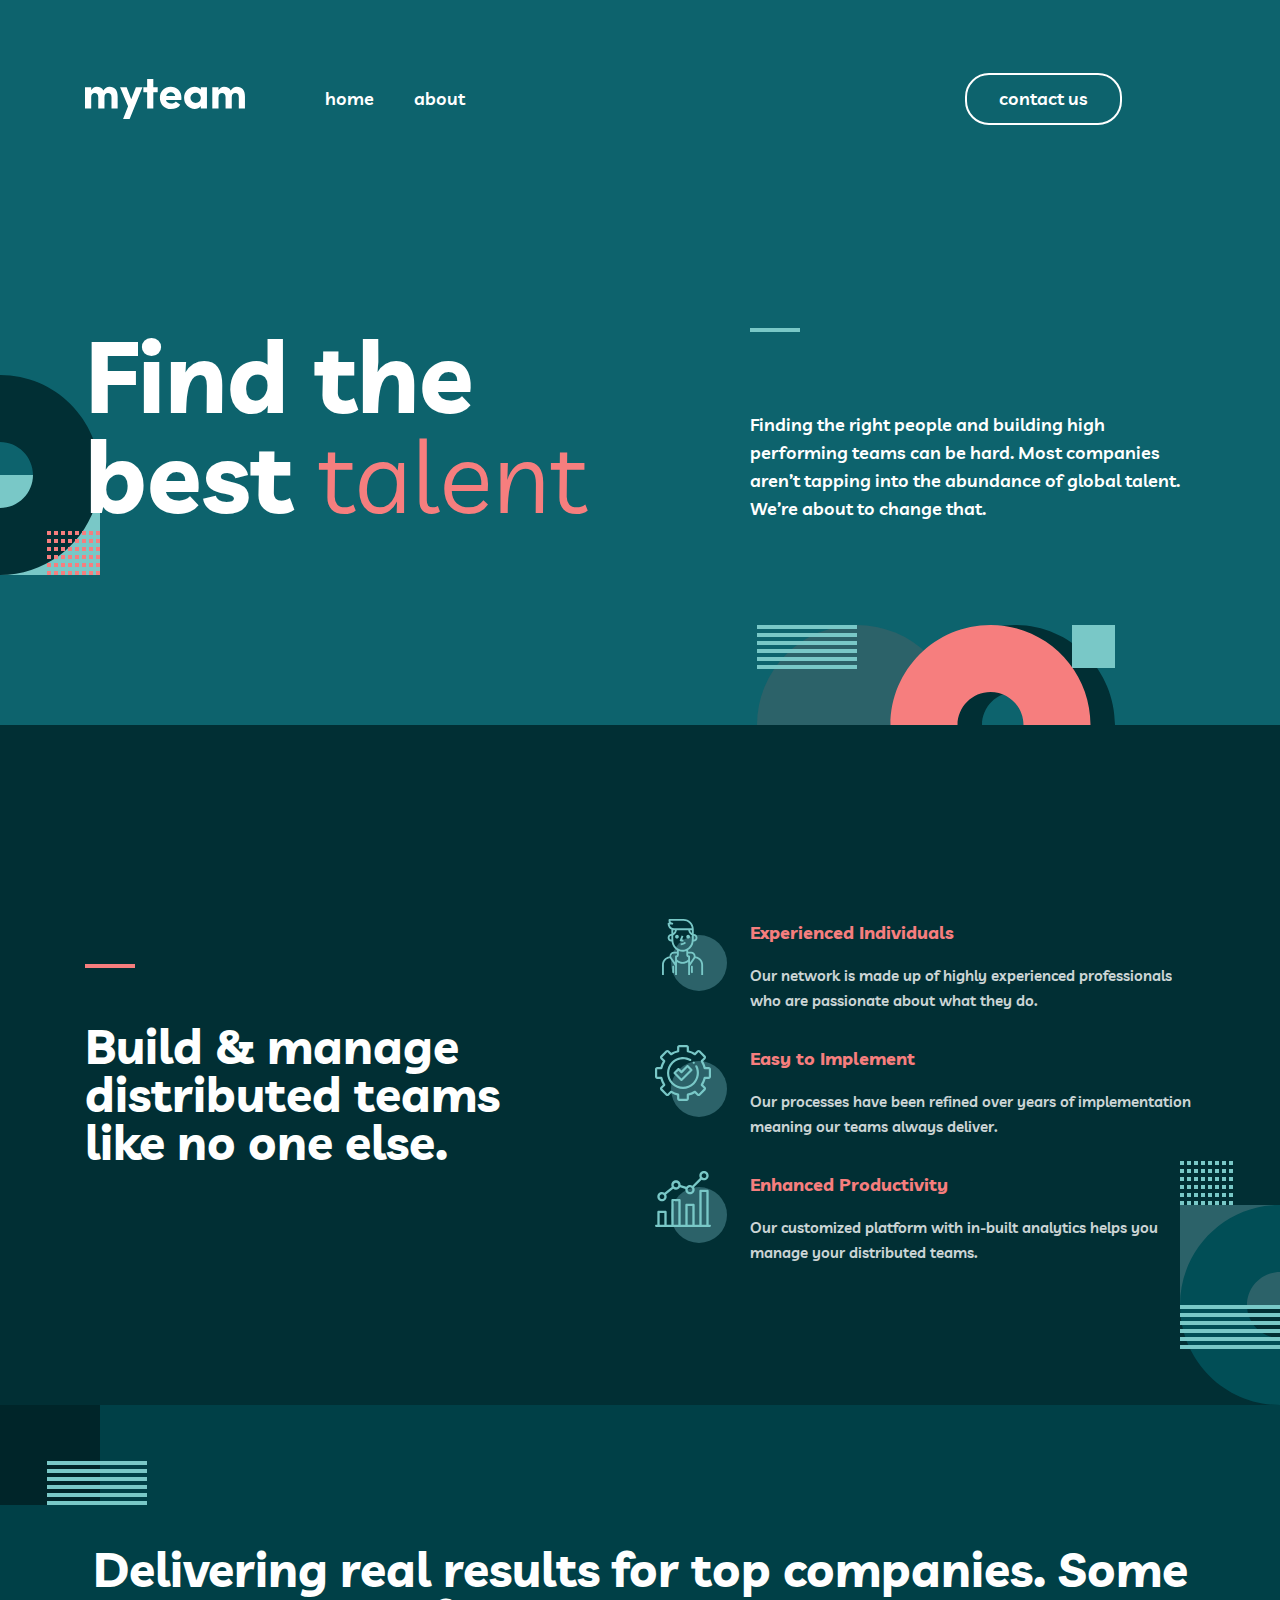
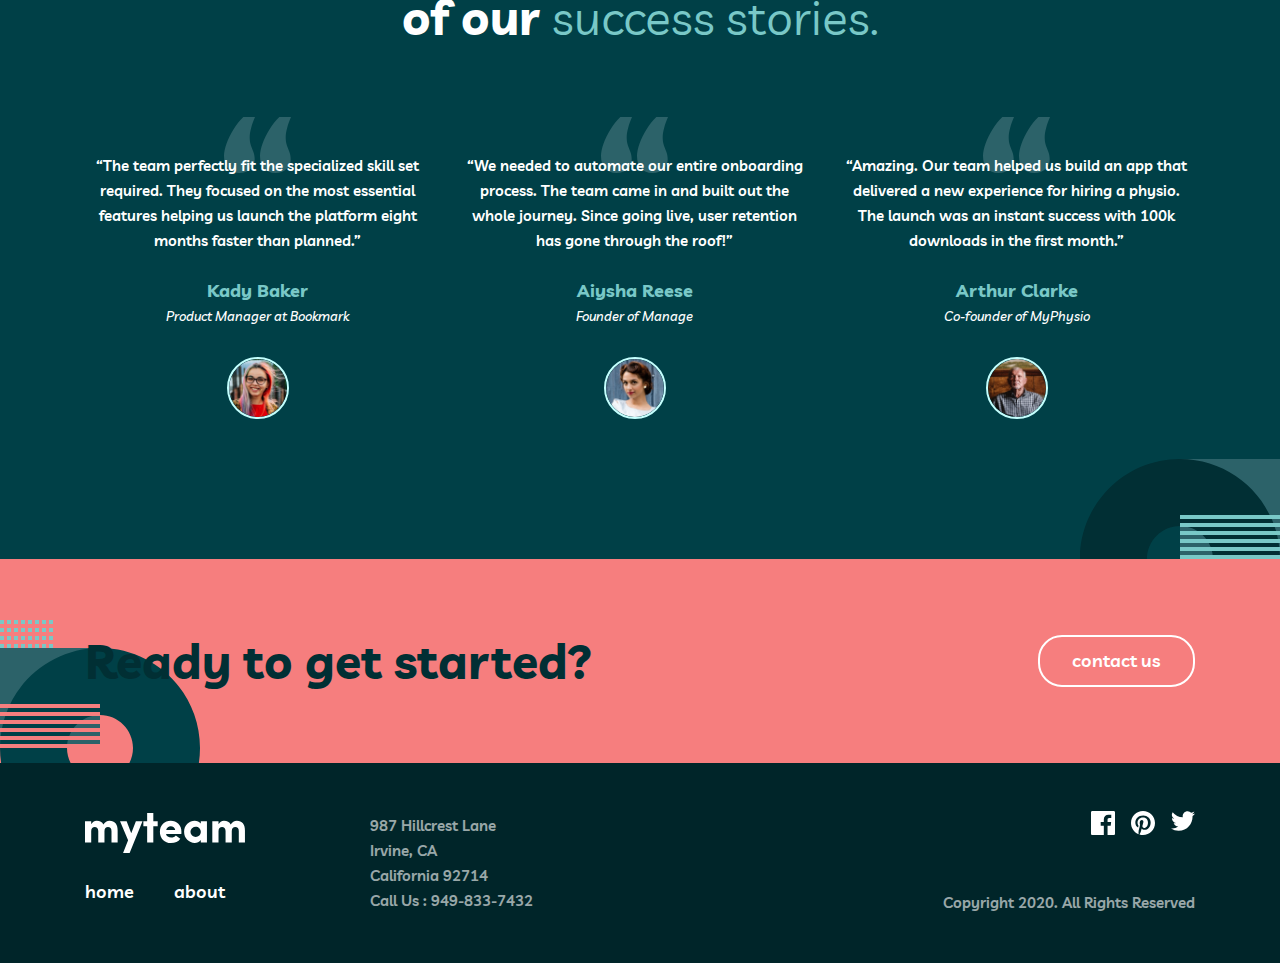
<file: index.html>
<!DOCTYPE html>
<html lang="en">

<head>
    <meta charset="UTF-8">
    <meta http-equiv="X-UA-Compatible" content="IE=edge">
    <meta name="viewport" content="width=device-width, initial-scale=1.0">
    <title>MyTeam</title>
    <link rel="stylesheet" href="css/main.min.css">
</head>

<body>
    <header>
        <nav class="nav nav__mobile">
            <div class="container">
                <div class="nav__left">
                    <div class="logo">
                        <img src="img/myteam 2.svg" alt="">
                    </div>
                    <ul class="mobile__list">
                        <li>
                            <a href="index.html">home</a>
                        </li>
                        <li>
                            <a href="pages/about.html">about</a>
                        </li>
                    </ul>
                </div>
                <a href="./pages/contact.html" class="site-btn nav__right mobile__right" id="btn1">
                    contact us
                </a>
                <div class="hamburger">
                    <span></span>
                    <span></span>
                    <span></span>
                </div>
            </div>
        </nav>
        <div class="hero">
            <div class="container flexbox ">
                <div class="hero__left mobile__find">
                    <h1>Find the best <span>talent</span></h1>
                </div>
                <div class="hero__right">
                    <div class="line"></div>
                    <p>Finding the right people and building high performing teams can be hard. Most companies aren’t
                        tapping into the abundance of global talent. We’re about to change that.</p>
                </div>
            </div>
        </div>
    </header>

    <main>
        <section class="task">
            <div class="container flexbox">
                <div class="task__left mobile__task">
                    <div class="line mobile__line" id="lines"></div>
                    <h1>Build & manage distributed teams like no one else.</h1>
                </div>
                <div class="task__right mobile__task__center">
                    <div class="task__right__item mobile__item">
                        <div class="task__right__item__img mobile__img__item">
                            <img src="./img/icon-feature-experience.svg" alt="">
                        </div>
                        <div class="task__right__item__text">
                            <h3>Experienced Individuals</h3>
                            <p>Our network is made up of highly experienced professionals who are passionate about what
                                they do.</p>
                        </div>
                    </div>

                    <div class="task__right__item mobile__item">
                        <div class="task__right__item__img mobile__img__item">
                            <img src="./img/icon-feature-implementation.svg" alt="">
                        </div>
                        <div class="task__right__item__text">
                            <h3>Easy to Implement</h3>
                            <p>Our processes have been refined over years of implementation meaning our teams always
                                deliver.</p>
                        </div>
                    </div>

                    <div class="task__right__item mobile__item">
                        <div class="task__right__item__img mobile__img__item">
                            <img src="./img/icon-feature-productivity.svg" alt="">
                        </div>
                        <div class="task__right__item__text">
                            <h3>Enhanced Productivity</h3>
                            <p>Our customized platform with in-built analytics helps you manage your distributed teams.
                            </p>
                        </div>
                    </div>
                </div>
            </div>
        </section>
        <section class="reviews">
            <div class="container">
                <h1 class="reviews__title mobile__revers__title">Delivering real results for top companies. Some of our <span>success
                        stories.</span></h1>
                <div class="reviews__cards mobile__reviews__cards">
                    <div class="reviews__card mobile__reviews__card">
                        <p> “The team perfectly fit the specialized skill set required. They focused on the most
                            essential features helping us launch the platform eight months faster than planned.”</p>
                        <h3>Kady Baker</h3>
                        <h6>Product Manager at Bookmark</h6>
                        <div class="reviews__card__img">
                            <img src="./img/kady (1).png" alt="">
                        </div>
                    </div>

                    <div class="reviews__card mobile__reviews__card">
                        <p> “We needed to automate our entire onboarding process. The team came in and built out the
                            whole journey. Since going live, user retention has gone through the roof!”</p>
                        <h3>Aiysha Reese</h3>
                        <h6>Founder of Manage</h6>
                        <div class="reviews__card__img">
                            <img src="./img/aisha.png" alt="">
                        </div>
                    </div>

                    <div class="reviews__card mobile__reviews__card">
                        <p> “Amazing. Our team helped us build an app that delivered a new experience for hiring a
                            physio. The launch was an instant success with 100k downloads in the first month.”</p>
                        <h3>Arthur Clarke</h3>
                        <h6>Co-founder of MyPhysio</h6>
                        <div class="reviews__card__img">
                            <img src="./img/arthur.png" alt="">
                        </div>
                    </div>

                </div>
            </div>
        </section>
        <section class="ready mobile__ready">
            <div class="container">
                <h1 class="ready__title mobile__ready__title">Ready to get started?</h1>
                <a class="site-btn mobile__site__btn" id="btn__twoo" href="#">contact us</a>
            </div>
        </section>
    </main>

    <footer class="footer footer__my__team__home">
        <div class="container flexbox">
            <div class="footer__left">
                <div class="footer__left__meny">
                    <div class="logo mobile__footer__home">
                        <a href="#">
                            <svg width="160" height="40" viewBox="0 0 160 40" fill="none" xmlns="http://www.w3.org/2000/svg">
                                <g id="myteam 2">
                                <path id="myteam" fill-rule="evenodd" clip-rule="evenodd" d="M68.3174 29.5312V13.2143H72.6997V8.19196H68.3174V0H62.1474V8.19196H58.3538V13.2143H62.1474V29.5312H68.3174ZM6.21366 18.2366V29.5312H0V8.19196H6.21366V11.2946C6.72238 10.1935 7.44913 9.32292 8.3939 8.68304C9.41134 8.07292 10.5015 7.76786 11.6642 7.76786C14.9637 7.76786 17.1948 9.01786 18.3576 11.5179C19.8837 8.9881 21.9549 7.72321 24.5712 7.72321C27.1875 7.72321 29.186 8.56399 30.5669 10.2455C31.9477 11.9271 32.6381 14.3155 32.6381 17.4107V29.5312H26.4898V18.1473C26.4898 16.8378 26.1773 15.8036 25.5523 15.0446C24.8983 14.2857 24.0407 13.9062 22.9797 13.9062C21.9186 13.9062 21.0683 14.2634 20.4288 14.9777C19.7892 15.692 19.4695 16.7783 19.4695 18.2366V29.5312H13.2558V18.0134C13.1977 16.7336 12.8561 15.7292 12.2311 15C11.5916 14.2708 10.7631 13.9062 9.74564 13.9062C8.7282 13.9062 7.88517 14.256 7.21657 14.9554C6.54797 15.6548 6.21366 16.7485 6.21366 18.2366ZM57.4981 8.19196L44.6347 40H38.0722L43.0868 27.3438L35.0417 8.19196H41.6478L46.2481 20.2902L50.892 8.19196H57.4981ZM95.2923 25.6473C93.3591 28.5491 90.1833 29.9926 85.7646 29.9777C82.6978 29.9777 80.1106 28.9435 78.003 26.875C75.9245 24.7768 74.8853 22.0833 74.8853 18.7946C74.8853 15.506 75.9245 12.8348 78.003 10.7812C80.0815 8.72768 82.6542 7.70833 85.721 7.72321C88.7879 7.72321 91.3388 8.76488 93.3737 10.8482C95.4085 12.9315 96.4333 15.6399 96.4478 18.9732C96.4478 19.003 96.4187 19.6577 96.3606 20.9375H81.0771C81.1934 22.0685 81.7603 22.9464 82.7777 23.5714C83.7952 24.1964 84.9434 24.5089 86.2225 24.5089C88.2138 24.5089 89.7327 23.8393 90.7792 22.5L95.2923 25.6473ZM90.1905 16.9643H81.1644C81.3969 15.8036 81.9783 14.8958 82.9085 14.2411C83.8097 13.5863 84.7835 13.2738 85.83 13.3036C86.8766 13.3333 87.8286 13.6607 88.6862 14.2857C89.5437 14.9107 90.0452 15.8036 90.1905 16.9643ZM113.088 29.2188C111.911 29.7247 110.785 29.9628 109.709 29.933C106.846 29.933 104.36 28.9062 102.253 26.8527C100.145 24.7991 99.0912 22.128 99.0912 18.8393C99.0912 15.5506 100.181 12.8795 102.362 10.8259C104.542 8.77232 106.991 7.7381 109.709 7.72321C110.814 7.72321 111.947 7.96875 113.11 8.45982C114.273 8.95089 115.167 9.6503 115.792 10.558V8.19196H121.94V29.5312H115.792V27.0982C115.167 28.006 114.266 28.7128 113.088 29.2188ZM110.712 23.9062C109.302 23.9062 108.088 23.4301 107.071 22.4777C106.024 21.5253 105.501 20.3199 105.501 18.8616C105.501 17.4182 106.024 16.2054 107.071 15.2232C108.205 14.256 109.447 13.7723 110.799 13.7723C112.151 13.7723 113.321 14.2485 114.309 15.2009C115.298 16.1533 115.792 17.3735 115.792 18.8616C115.792 20.3497 115.298 21.5625 114.309 22.5C113.321 23.4375 112.122 23.9062 110.712 23.9062ZM133.522 18.2366V29.5312H127.309V8.19196H133.522V11.2946C134.031 10.1935 134.758 9.32292 135.703 8.68304C136.72 8.07292 137.81 7.76786 138.973 7.76786C142.272 7.76786 144.504 9.01786 145.666 11.5179C147.193 8.9881 149.264 7.72321 151.88 7.72321C154.496 7.72321 156.495 8.56399 157.876 10.2455C159.256 11.9271 159.947 14.3155 159.947 17.4107V29.5312H153.799V18.1473C153.799 16.8378 153.486 15.8036 152.861 15.0446C152.207 14.2857 151.35 13.9062 150.288 13.9062C149.227 13.9062 148.377 14.2634 147.738 14.9777C147.098 15.692 146.778 16.7783 146.778 18.2366V29.5312H140.565V18.0134C140.506 16.7336 140.165 15.7292 139.54 15C138.9 14.2708 138.072 13.9062 137.054 13.9062C136.037 13.9062 135.194 14.256 134.525 14.9554C133.857 15.6548 133.522 16.7485 133.522 18.2366Z" fill="white"/>
                                </g>
                                </svg>
                        </a>
                    </div>
                    <ul class="mobile__list__footer__home">
                        <li>
                            <a href="index.html">home</a>
                        </li>
                        <li>
                            <a href="./pages/about.html">about</a>
                        </li>
                    </ul>
                </div>
                <div class="footer__left__call mobile__call">
                    <p>987 Hillcrest Lane <br> 
                    Irvine, CA <br> 
                    California 92714 <br> 
                    Call Us : 949-833-7432</p>
                </div>
            </div>
            <div class="footer__right mobile__footer__right__home">
                <div class="footer__right__icons mobile__footer__right__icons__home" id="left__icons">
                    <a href="#">
                        <svg xmlns="http://www.w3.org/2000/svg" width="24" height="24" fill="none"><path fill="#fff" d="M22.675 0H1.325C.593 0 0 .593 0 1.325v21.351C0 23.407.593 24 1.325 24H12.82v-9.294H9.692v-3.622h3.128V8.413c0-3.1 1.893-4.788 4.659-4.788 1.325 0 2.463.099 2.795.143v3.24l-1.918.001c-1.504 0-1.795.715-1.795 1.763v2.313h3.587l-.467 3.622h-3.12V24h6.116c.73 0 1.323-.593 1.323-1.325V1.325C24 .593 23.407 0 22.675 0Z"/></svg>
                    </a>
                    <a href="#">
                        <svg xmlns="http://www.w3.org/2000/svg" width="24" height="24" fill="none"><path fill="#fff" d="M12 0C5.373 0 0 5.372 0 12c0 5.084 3.163 9.426 7.627 11.174-.105-.949-.2-2.405.042-3.441.218-.937 1.407-5.965 1.407-5.965s-.359-.719-.359-1.782c0-1.668.967-2.914 2.171-2.914 1.023 0 1.518.769 1.518 1.69 0 1.029-.655 2.568-.994 3.995-.283 1.194.599 2.169 1.777 2.169 2.133 0 3.772-2.249 3.772-5.495 0-2.873-2.064-4.882-5.012-4.882-3.414 0-5.418 2.561-5.418 5.207 0 1.031.397 2.138.893 2.738a.36.36 0 0 1 .083.345l-.333 1.36c-.053.22-.174.267-.402.161-1.499-.698-2.436-2.889-2.436-4.649 0-3.785 2.75-7.262 7.929-7.262 4.163 0 7.398 2.967 7.398 6.931 0 4.136-2.607 7.464-6.227 7.464-1.216 0-2.359-.631-2.75-1.378l-.748 2.853c-.271 1.043-1.002 2.35-1.492 3.146C9.57 23.812 10.763 24 12 24c6.627 0 12-5.373 12-12 0-6.628-5.373-12-12-12Z"/></svg>
                    </a>
                    <a href="#">
                        <svg xmlns="http://www.w3.org/2000/svg" width="24" height="20" fill="none"><path fill="#fff" d="M24 2.557a9.83 9.83 0 0 1-2.828.775A4.932 4.932 0 0 0 23.337.608a9.864 9.864 0 0 1-3.127 1.195A4.916 4.916 0 0 0 16.616.248c-3.179 0-5.515 2.966-4.797 6.045A13.978 13.978 0 0 1 1.671 1.149a4.93 4.93 0 0 0 1.523 6.574 4.903 4.903 0 0 1-2.229-.616c-.054 2.281 1.581 4.415 3.949 4.89a4.935 4.935 0 0 1-2.224.084 4.928 4.928 0 0 0 4.6 3.419A9.9 9.9 0 0 1 0 17.54a13.94 13.94 0 0 0 7.548 2.212c9.142 0 14.307-7.721 13.995-14.646A10.025 10.025 0 0 0 24 2.557Z"/></svg>
                    </a>
                </div>
                <p>Copyright 2020. All Rights Reserved</p>
            </div>
        </div>
    </footer>





</body>

</html>
</file>
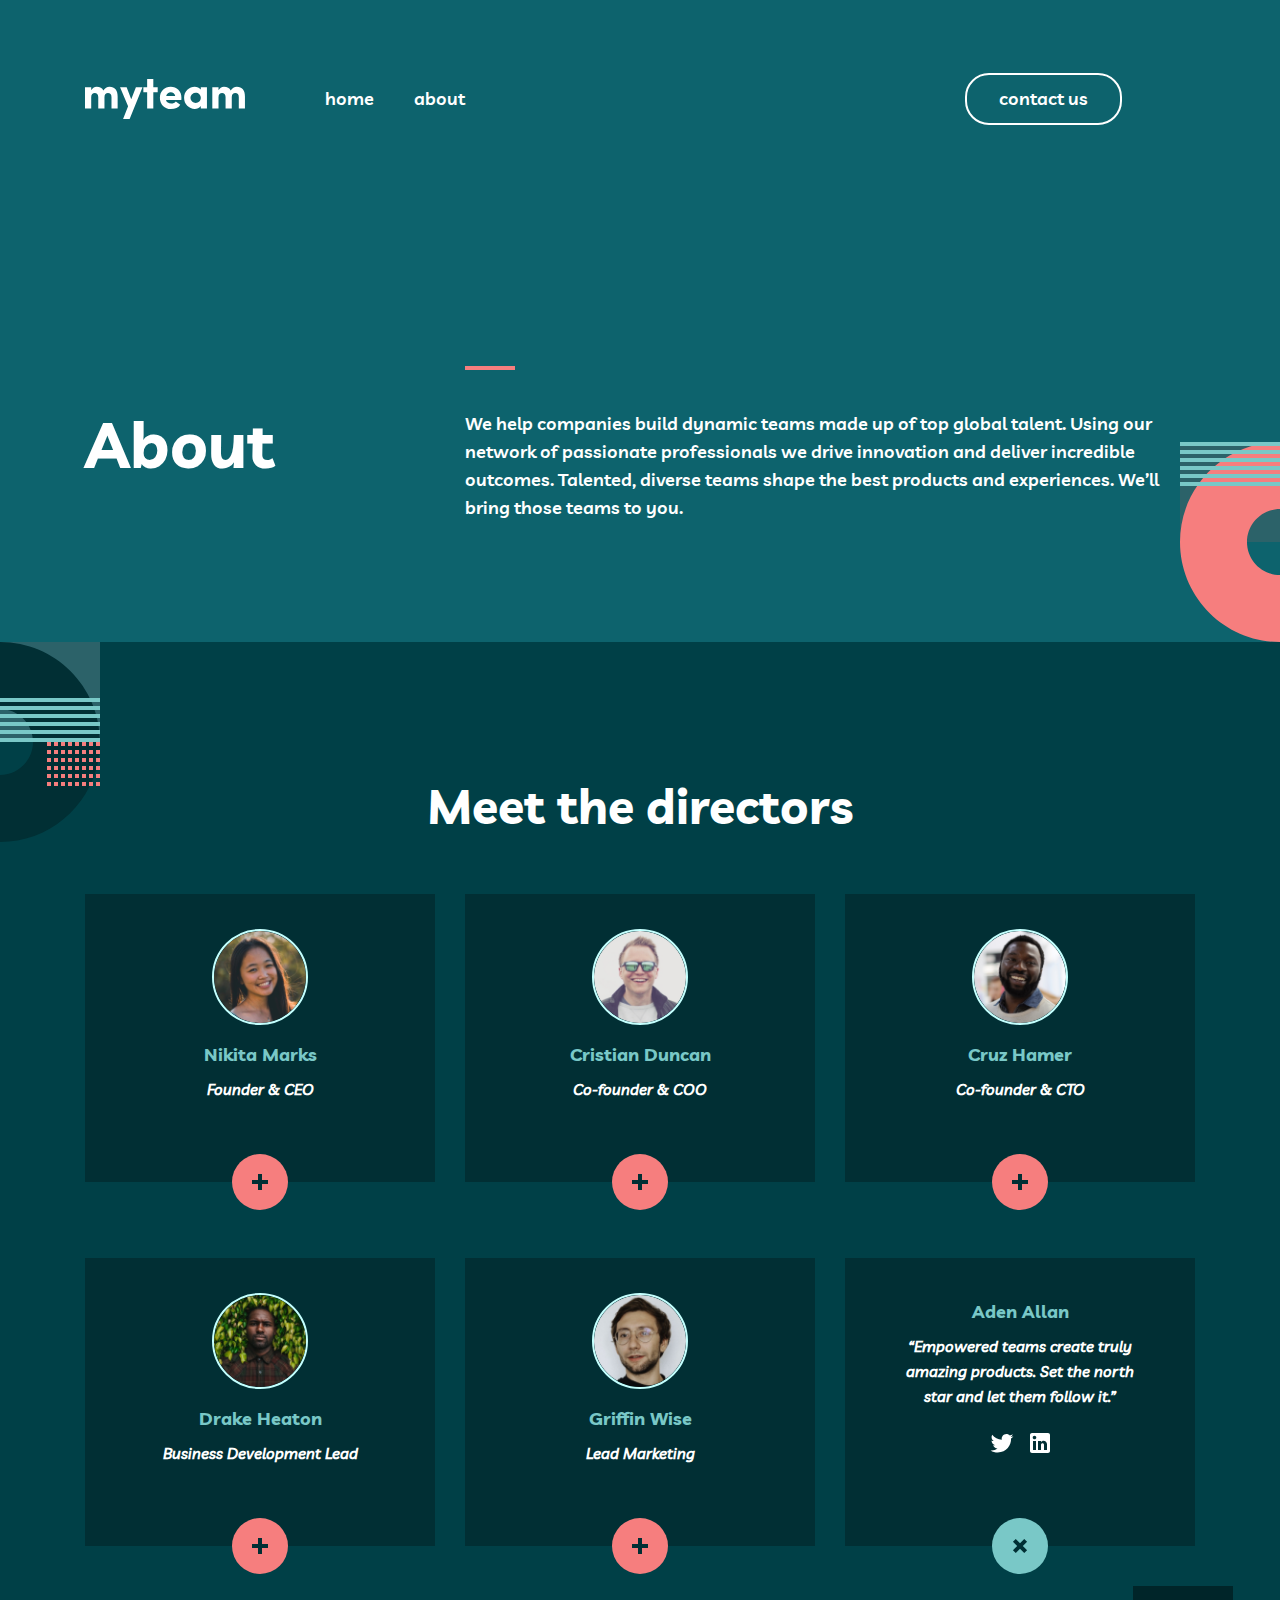
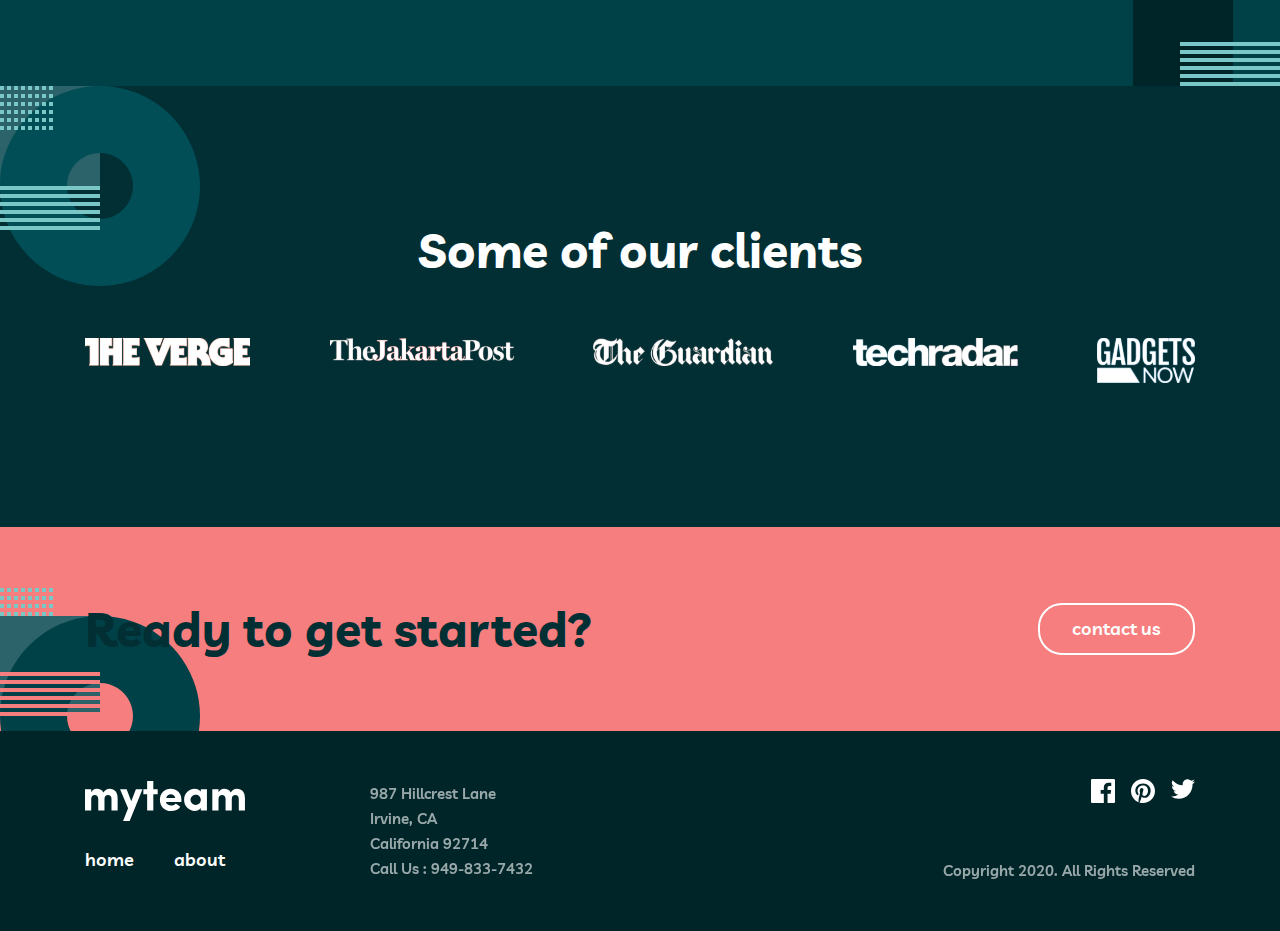
<file: pages/about.html>
<!DOCTYPE html>
<html lang="en">

<head>
    <meta charset="UTF-8">
    <meta http-equiv="X-UA-Compatible" content="IE=edge">
    <meta name="viewport" content="width=device-width, initial-scale=1.0">
    <title>MyTeam</title>
    <link rel="stylesheet" href="../css/main.min.css">
</head>

<body>

    <header>
        <nav class="nav mobile__about__nav">
            <div class="container">
                <div class="nav__left mobile__about__nav__left__logo">
                    <div class="logo logo__about__mobile">
                        <img src="../img/myteam 2.svg" alt="">
                    </div>
                    <ul class="mobile__list__about">
                        <li>
                            <a href="../index.html">home</a>
                        </li>
                        <li>
                            <a href="about.html">about</a>
                        </li>
                    </ul>
                </div>
                <a href="../pages/contact.html" class="site-btn nav__right mobile__about__nav__right">
                    contact us
                </a>
                <div class="hamburger">
                    <span></span>
                    <span></span>
                    <span></span>
                </div>
            </div>
        </nav>
        <section class="about">
            <div class="container flexbox">
                <div class="about__left mobile__about__left__nav">
                    <h1>About</h1>
                </div>
                <div class="about__right mobile__pi__about">
                    <div class="line"></div>
                    <p>We help companies build dynamic teams made up of top global talent. Using our <br> network of
                        passionate professionals we drive innovation and deliver incredible <br> outcomes. Talented,
                        diverse teams shape the best products and experiences. We’ll <br> bring those teams to you.</p>
                </div>
            </div>
        </section>
    </header>

    <main>
        <section class="directors">
            <div class="container">
                <h1 class="directors__title">Meet the directors</h1>
                <div class="directors__card">
                    <div class="directors__card__item">
                        <div class="directors__card__item__front">
                            <div class="directors__card__item__img">
                                <img src="../img/nikita.png" alt="">
                            </div>
                            <h6 class="directors_list">Nikita Marks</h6>
                            <p class="directors_text">Founder & CEO</p>
                        </div>
                        <div class="directors__hover">
                            <h6>Aden Allan</h6>
                            <p>“Empowered teams create truly <br> amazing products. Set the north <br> star and let them
                                follow it.”</p>
                            <div class="icons__twoo">
                                <img class="twitter" src="../img/twitter2.svg" alt="">
                                <img class="icons__twoo__img" src="../img/icons2.svg" alt="">
                            </div>
                        </div>
                        <a href="#" class="plus">
                            <img src="../img/plus__icon.svg" alt="">
                        </a>
                    </div>

                    <div class="directors__card__item">
                        <div class="directors__card__item__front">
                            <div class="directors__card__item__img">
                                <img src="../img/cristian.png" alt="">
                            </div>
                            <h6 class="directors_list">Cristian Duncan</h6>
                            <p class="directors_text">Co-founder & COO</p>
                        </div>
                        <div class="directors__hover">
                            <h6>Aden Allan</h6>
                            <p>“Empowered teams create truly <br> amazing products. Set the north <br> star and let them
                                follow it.”</p>
                            <div class="icons__twoo">
                                <img class="twitter" src="../img/twitter2.svg" alt="">
                                <img class="icons__twoo__img" src="../img/icons2.svg" alt="">
                            </div>
                        </div>
                        <a href="#" class="plus">
                            <img src="../img/plus__icon.svg" alt="">
                        </a>
                    </div>

                    <div class="directors__card__item">
                        <div class="directors__card__item__front">
                            <div class="directors__card__item__img">
                                <img src="../img/cruz.png" alt="">
                            </div>
                            <h6 class="directors_list">Cruz Hamer</h6>
                            <p class="directors_text">Co-founder & CTO</p>
                        </div>
                        <div class="directors__hover">
                            <h6>Aden Allan</h6>
                            <p>“Empowered teams create truly <br> amazing products. Set the north <br> star and let them
                                follow it.”</p>
                            <div class="icons__twoo">
                                <img class="twitter" src="../img/twitter2.svg" alt="">
                                <img class="icons__twoo__img" src="../img/icons2.svg" alt="">
                            </div>
                        </div>
                        <a href="#" class="plus">
                            <img src="../img/plus__icon.svg" alt="">
                        </a>
                    </div>

                    <div class="directors__card__item">
                        <div class="directors__card__item__front">
                            <div class="directors__card__item__img">
                                <img src="../img/drake.png" alt="">
                            </div>
                            <h6 class="directors_list">Drake Heaton</h6>
                            <p class="directors_text">Business Development Lead</p>
                        </div>
                        <div class="directors__hover">
                            <h6>Aden Allan</h6>
                            <p>“Empowered teams create truly <br> amazing products. Set the north <br> star and let them
                                follow it.”</p>
                            <div class="icons__twoo">
                                <img class="twitter" src="../img/twitter2.svg" alt="">
                                <img class="icons__twoo__img" src="../img/icons2.svg" alt="">
                            </div>
                        </div>
                        <a href="#" class="plus">
                            <img src="../img/plus__icon.svg" alt="">
                        </a>
                    </div>

                    <div class="directors__card__item">
                        <div class="directors__card__item__front">
                            <div class="directors__card__item__img">
                                <img src="../img/griffin.png" alt="">
                            </div>
                            <h6 class="directors_list">Griffin Wise</h6>
                            <p class="directors_text">Lead Marketing</p>
                        </div>
                        <div class="directors__hover">
                            <h6>Aden Allan</h6>
                            <p>“Empowered teams create truly <br> amazing products. Set the north <br> star and let them
                                follow it.”</p>
                            <div class="icons__twoo">
                                <img class="twitter" src="../img/twitter2.svg" alt="">
                                <img class="icons__twoo__img" src="../img/icons2.svg" alt="">
                            </div>
                        </div>
                        <a href="#" class="plus">
                            <img src="../img/plus__icon.svg" alt="">
                        </a>
                    </div>

                    <div class="directors__card__item">
                        <h6>Aden Allan</h6>
                        <p>“Empowered teams create truly <br> amazing products. Set the north <br> star and let them
                            follow it.”</p>
                        <div class="icons__twoo">
                            <img class="twitter" src="../img/twitter2.svg" alt="">
                            <img class="icons__twoo__img" src="../img/icons2.svg" alt="">
                            <a href="#" class="plus__twoo">
                                <img src="../img/Combined Shape (1).svg" alt="">
                            </a>
                        </div>
                    </div>

                </div>
            </div>
        </section>

        <section class="clients">
            <div class="container">
                <h1 class="clients__title">Some of our clients</h1>
                <div class="clients__info mobile__item__about__twoo">
                    <a class="clients__info__item" href="#">
                        <img src="../img/the-verge@2x.svg" alt="">
                    </a>
                    <a class="clients__info__item" href="#">
                        <img src="../img/the-jakarta-post.svg" alt="">
                    </a>
                    <a class="clients__info__item" href="#">
                        <img src="../img/the-guardian.svg" alt="">
                    </a>
                    <a class="clients__info__item twoo" href="#">
                        <img src="../img/techradar.svg" alt="">
                    </a>
                    <a class="clients__info__item there" href="#">
                        <img src="../img/gadgets-now.svg" alt="">
                    </a>
                </div>
            </div>
        </section>

        <section class="ready ready__twoo mobile__ready">
            <div class="container">
                <h1 class="ready__title mobile__ready__title">Ready to get started?</h1>
                <a class="site-btn mobile__site__btn" href="#">contact us</a>
            </div>
        </section>
    </main>

    <footer class="footer footer__twoo footer__my__team mobile__my__team__twoo__about">
        <div class="container footer__box">
            <div class="footer__left">
                <div class="footer__left__meny">
                    <div class="logo mobile__footer__home">
                        <a href="#">
                            <svg width="160" height="40" viewBox="0 0 160 40" fill="none"
                                xmlns="http://www.w3.org/2000/svg">
                                <g id="myteam 2">
                                    <path id="myteam" fill-rule="evenodd" clip-rule="evenodd"
                                        d="M68.3174 29.5312V13.2143H72.6997V8.19196H68.3174V0H62.1474V8.19196H58.3538V13.2143H62.1474V29.5312H68.3174ZM6.21366 18.2366V29.5312H0V8.19196H6.21366V11.2946C6.72238 10.1935 7.44913 9.32292 8.3939 8.68304C9.41134 8.07292 10.5015 7.76786 11.6642 7.76786C14.9637 7.76786 17.1948 9.01786 18.3576 11.5179C19.8837 8.9881 21.9549 7.72321 24.5712 7.72321C27.1875 7.72321 29.186 8.56399 30.5669 10.2455C31.9477 11.9271 32.6381 14.3155 32.6381 17.4107V29.5312H26.4898V18.1473C26.4898 16.8378 26.1773 15.8036 25.5523 15.0446C24.8983 14.2857 24.0407 13.9062 22.9797 13.9062C21.9186 13.9062 21.0683 14.2634 20.4288 14.9777C19.7892 15.692 19.4695 16.7783 19.4695 18.2366V29.5312H13.2558V18.0134C13.1977 16.7336 12.8561 15.7292 12.2311 15C11.5916 14.2708 10.7631 13.9062 9.74564 13.9062C8.7282 13.9062 7.88517 14.256 7.21657 14.9554C6.54797 15.6548 6.21366 16.7485 6.21366 18.2366ZM57.4981 8.19196L44.6347 40H38.0722L43.0868 27.3438L35.0417 8.19196H41.6478L46.2481 20.2902L50.892 8.19196H57.4981ZM95.2923 25.6473C93.3591 28.5491 90.1833 29.9926 85.7646 29.9777C82.6978 29.9777 80.1106 28.9435 78.003 26.875C75.9245 24.7768 74.8853 22.0833 74.8853 18.7946C74.8853 15.506 75.9245 12.8348 78.003 10.7812C80.0815 8.72768 82.6542 7.70833 85.721 7.72321C88.7879 7.72321 91.3388 8.76488 93.3737 10.8482C95.4085 12.9315 96.4333 15.6399 96.4478 18.9732C96.4478 19.003 96.4187 19.6577 96.3606 20.9375H81.0771C81.1934 22.0685 81.7603 22.9464 82.7777 23.5714C83.7952 24.1964 84.9434 24.5089 86.2225 24.5089C88.2138 24.5089 89.7327 23.8393 90.7792 22.5L95.2923 25.6473ZM90.1905 16.9643H81.1644C81.3969 15.8036 81.9783 14.8958 82.9085 14.2411C83.8097 13.5863 84.7835 13.2738 85.83 13.3036C86.8766 13.3333 87.8286 13.6607 88.6862 14.2857C89.5437 14.9107 90.0452 15.8036 90.1905 16.9643ZM113.088 29.2188C111.911 29.7247 110.785 29.9628 109.709 29.933C106.846 29.933 104.36 28.9062 102.253 26.8527C100.145 24.7991 99.0912 22.128 99.0912 18.8393C99.0912 15.5506 100.181 12.8795 102.362 10.8259C104.542 8.77232 106.991 7.7381 109.709 7.72321C110.814 7.72321 111.947 7.96875 113.11 8.45982C114.273 8.95089 115.167 9.6503 115.792 10.558V8.19196H121.94V29.5312H115.792V27.0982C115.167 28.006 114.266 28.7128 113.088 29.2188ZM110.712 23.9062C109.302 23.9062 108.088 23.4301 107.071 22.4777C106.024 21.5253 105.501 20.3199 105.501 18.8616C105.501 17.4182 106.024 16.2054 107.071 15.2232C108.205 14.256 109.447 13.7723 110.799 13.7723C112.151 13.7723 113.321 14.2485 114.309 15.2009C115.298 16.1533 115.792 17.3735 115.792 18.8616C115.792 20.3497 115.298 21.5625 114.309 22.5C113.321 23.4375 112.122 23.9062 110.712 23.9062ZM133.522 18.2366V29.5312H127.309V8.19196H133.522V11.2946C134.031 10.1935 134.758 9.32292 135.703 8.68304C136.72 8.07292 137.81 7.76786 138.973 7.76786C142.272 7.76786 144.504 9.01786 145.666 11.5179C147.193 8.9881 149.264 7.72321 151.88 7.72321C154.496 7.72321 156.495 8.56399 157.876 10.2455C159.256 11.9271 159.947 14.3155 159.947 17.4107V29.5312H153.799V18.1473C153.799 16.8378 153.486 15.8036 152.861 15.0446C152.207 14.2857 151.35 13.9062 150.288 13.9062C149.227 13.9062 148.377 14.2634 147.738 14.9777C147.098 15.692 146.778 16.7783 146.778 18.2366V29.5312H140.565V18.0134C140.506 16.7336 140.165 15.7292 139.54 15C138.9 14.2708 138.072 13.9062 137.054 13.9062C136.037 13.9062 135.194 14.256 134.525 14.9554C133.857 15.6548 133.522 16.7485 133.522 18.2366Z"
                                        fill="white" />
                                </g>
                            </svg>
                        </a>
                    </div>
                    <ul class="mobile__list__footer__home">
                        <li>
                            <a href="index.html">home</a>
                        </li>
                        <li>
                            <a href="./pages/about.html">about</a>
                        </li>
                    </ul>
                </div>
                <div class="footer__left__call mobile__call">
                    <p>987 Hillcrest Lane <br>
                        Irvine, CA <br>
                        California 92714 <br>
                        Call Us : 949-833-7432</p>
                </div>
            </div>
            <div class="footer__right reserved mobile__footer__right">
                <div class="footer__right__icons icon__twoo mobile__footer__right__icons" id="left__icons">
                    <a href="#">
                        <svg xmlns="http://www.w3.org/2000/svg" width="24" height="24" fill="none">
                            <path fill="#fff"
                                d="M22.675 0H1.325C.593 0 0 .593 0 1.325v21.351C0 23.407.593 24 1.325 24H12.82v-9.294H9.692v-3.622h3.128V8.413c0-3.1 1.893-4.788 4.659-4.788 1.325 0 2.463.099 2.795.143v3.24l-1.918.001c-1.504 0-1.795.715-1.795 1.763v2.313h3.587l-.467 3.622h-3.12V24h6.116c.73 0 1.323-.593 1.323-1.325V1.325C24 .593 23.407 0 22.675 0Z" />
                        </svg>
                    </a>
                    <a href="#">
                        <svg xmlns="http://www.w3.org/2000/svg" width="24" height="24" fill="none">
                            <path fill="#fff"
                                d="M12 0C5.373 0 0 5.372 0 12c0 5.084 3.163 9.426 7.627 11.174-.105-.949-.2-2.405.042-3.441.218-.937 1.407-5.965 1.407-5.965s-.359-.719-.359-1.782c0-1.668.967-2.914 2.171-2.914 1.023 0 1.518.769 1.518 1.69 0 1.029-.655 2.568-.994 3.995-.283 1.194.599 2.169 1.777 2.169 2.133 0 3.772-2.249 3.772-5.495 0-2.873-2.064-4.882-5.012-4.882-3.414 0-5.418 2.561-5.418 5.207 0 1.031.397 2.138.893 2.738a.36.36 0 0 1 .083.345l-.333 1.36c-.053.22-.174.267-.402.161-1.499-.698-2.436-2.889-2.436-4.649 0-3.785 2.75-7.262 7.929-7.262 4.163 0 7.398 2.967 7.398 6.931 0 4.136-2.607 7.464-6.227 7.464-1.216 0-2.359-.631-2.75-1.378l-.748 2.853c-.271 1.043-1.002 2.35-1.492 3.146C9.57 23.812 10.763 24 12 24c6.627 0 12-5.373 12-12 0-6.628-5.373-12-12-12Z" />
                        </svg>
                    </a>
                    <a href="#">
                        <svg xmlns="http://www.w3.org/2000/svg" width="24" height="20" fill="none">
                            <path fill="#fff"
                                d="M24 2.557a9.83 9.83 0 0 1-2.828.775A4.932 4.932 0 0 0 23.337.608a9.864 9.864 0 0 1-3.127 1.195A4.916 4.916 0 0 0 16.616.248c-3.179 0-5.515 2.966-4.797 6.045A13.978 13.978 0 0 1 1.671 1.149a4.93 4.93 0 0 0 1.523 6.574 4.903 4.903 0 0 1-2.229-.616c-.054 2.281 1.581 4.415 3.949 4.89a4.935 4.935 0 0 1-2.224.084 4.928 4.928 0 0 0 4.6 3.419A9.9 9.9 0 0 1 0 17.54a13.94 13.94 0 0 0 7.548 2.212c9.142 0 14.307-7.721 13.995-14.646A10.025 10.025 0 0 0 24 2.557Z" />
                        </svg>
                    </a>
                </div>
                <p>Copyright 2020. All Rights Reserved</p>
            </div>
        </div>
    </footer>

</body>

</html>
</file>
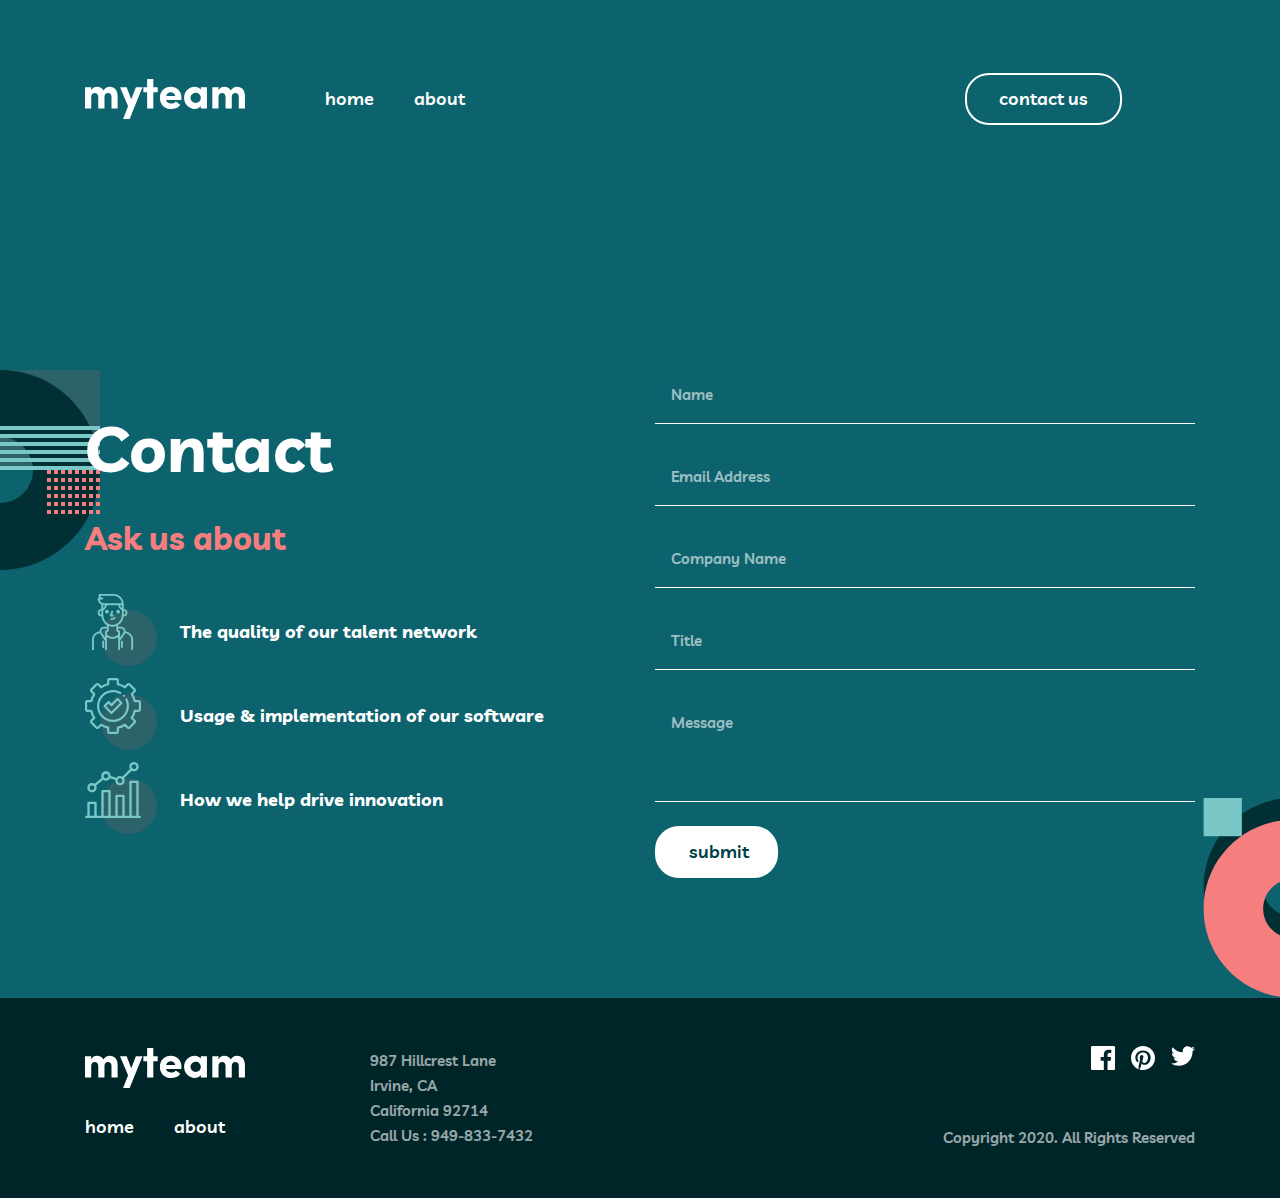
<file: pages/contact.html>
<!DOCTYPE html>
<html lang="en">

<head>
    <meta charset="UTF-8">
    <meta http-equiv="X-UA-Compatible" content="IE=edge">
    <meta name="viewport" content="width=device-width, initial-scale=1.0">
    <title>MyTeam</title>
    <link rel="stylesheet" href="../css/main.min.css">
</head>

<body>
    
    <header>
        <nav class="nav navbar navbar__contact__mobile">
            <div class="container flexbox">
                <div class="nav__left">
                    <div class="logo logo__my__team logo__navbar__contact__mobile">
                        <img src="../img/myteam 2.svg" alt="">
                    </div>
                    <ul class="contact__list contact__list__navbar__mobile">
                        <li>
                            <a href="../index.html">home</a>
                        </li>
                        <li>
                            <a href="../pages/about.html">about</a>
                        </li>
                    </ul>
                </div>
                <a href="contact.html" class="site-btn nav__right nav__right__contact__mobile">
                    contact us
                </a>
                <div class="hamburger">
                    <span></span>
                    <span></span>
                    <span></span>
                </div>
            </div>
        </nav>
    </header>

    <main>
        <section class="contact">
            <div class="container flexbox contact__column">
                <div class="contact__left left__contact">
                    <h1>Contact</h1>
                    <p>Ask us about</p>
                    <div class="contact__left__item item__contact">
                        <div class="contact__left__item__img">
                            <img src="../img/img__onee.svg" alt="">
                        </div>
                        <p>The quality of our talent network</p>
                    </div>
                    <div class="contact__left__item item__contact">
                        <div class="contact__left__item__img">
                            <img src="../img/img__twoo.svg" alt="">
                        </div>
                        <p>Usage & implementation of our software</p>
                    </div>
                    <div class="contact__left__item item__contact">
                        <div class="contact__left__item__img">
                            <img src="../img/img__there.svg" alt="">
                        </div>
                        <p>How we help drive innovation</p>
                    </div>
                </div>
                <div class="contact__right contact__input">
                    <form action="#">
                        <input type="text" placeholder="Name" name="Name" id="name" autocomplete="off" required>
                        <input type="email" placeholder="Email Address" name="email" id="email" autocomplete="off" required>
                        <input type="text" placeholder="Company Name" name="CompanyName" id="CompanyName" autocomplete="off" required>
                        <input type="text" placeholder="Title" name="Title" id="Title" autocomplete="off" required>
                        <textarea name="comment" id="comment" cols="30" rows="3" placeholder="Message" autocomplete="off" required></textarea>
                        <a class="site-btn" href="#" type="submit">submit</a>
                    </form>
                </div>
            </div>
        </section>
    </main>

    <footer class="footer footer__mobile__contact">
        <div class="container contact__column">
            <div class="footer__left">
                <div class="footer__left__meny">
                    <div class="logo mobile__footer__home">
                        <a href="#">
                            <svg width="160" height="40" viewBox="0 0 160 40" fill="none" xmlns="http://www.w3.org/2000/svg">
                                <g id="myteam 2">
                                <path id="myteam" fill-rule="evenodd" clip-rule="evenodd" d="M68.3174 29.5312V13.2143H72.6997V8.19196H68.3174V0H62.1474V8.19196H58.3538V13.2143H62.1474V29.5312H68.3174ZM6.21366 18.2366V29.5312H0V8.19196H6.21366V11.2946C6.72238 10.1935 7.44913 9.32292 8.3939 8.68304C9.41134 8.07292 10.5015 7.76786 11.6642 7.76786C14.9637 7.76786 17.1948 9.01786 18.3576 11.5179C19.8837 8.9881 21.9549 7.72321 24.5712 7.72321C27.1875 7.72321 29.186 8.56399 30.5669 10.2455C31.9477 11.9271 32.6381 14.3155 32.6381 17.4107V29.5312H26.4898V18.1473C26.4898 16.8378 26.1773 15.8036 25.5523 15.0446C24.8983 14.2857 24.0407 13.9062 22.9797 13.9062C21.9186 13.9062 21.0683 14.2634 20.4288 14.9777C19.7892 15.692 19.4695 16.7783 19.4695 18.2366V29.5312H13.2558V18.0134C13.1977 16.7336 12.8561 15.7292 12.2311 15C11.5916 14.2708 10.7631 13.9062 9.74564 13.9062C8.7282 13.9062 7.88517 14.256 7.21657 14.9554C6.54797 15.6548 6.21366 16.7485 6.21366 18.2366ZM57.4981 8.19196L44.6347 40H38.0722L43.0868 27.3438L35.0417 8.19196H41.6478L46.2481 20.2902L50.892 8.19196H57.4981ZM95.2923 25.6473C93.3591 28.5491 90.1833 29.9926 85.7646 29.9777C82.6978 29.9777 80.1106 28.9435 78.003 26.875C75.9245 24.7768 74.8853 22.0833 74.8853 18.7946C74.8853 15.506 75.9245 12.8348 78.003 10.7812C80.0815 8.72768 82.6542 7.70833 85.721 7.72321C88.7879 7.72321 91.3388 8.76488 93.3737 10.8482C95.4085 12.9315 96.4333 15.6399 96.4478 18.9732C96.4478 19.003 96.4187 19.6577 96.3606 20.9375H81.0771C81.1934 22.0685 81.7603 22.9464 82.7777 23.5714C83.7952 24.1964 84.9434 24.5089 86.2225 24.5089C88.2138 24.5089 89.7327 23.8393 90.7792 22.5L95.2923 25.6473ZM90.1905 16.9643H81.1644C81.3969 15.8036 81.9783 14.8958 82.9085 14.2411C83.8097 13.5863 84.7835 13.2738 85.83 13.3036C86.8766 13.3333 87.8286 13.6607 88.6862 14.2857C89.5437 14.9107 90.0452 15.8036 90.1905 16.9643ZM113.088 29.2188C111.911 29.7247 110.785 29.9628 109.709 29.933C106.846 29.933 104.36 28.9062 102.253 26.8527C100.145 24.7991 99.0912 22.128 99.0912 18.8393C99.0912 15.5506 100.181 12.8795 102.362 10.8259C104.542 8.77232 106.991 7.7381 109.709 7.72321C110.814 7.72321 111.947 7.96875 113.11 8.45982C114.273 8.95089 115.167 9.6503 115.792 10.558V8.19196H121.94V29.5312H115.792V27.0982C115.167 28.006 114.266 28.7128 113.088 29.2188ZM110.712 23.9062C109.302 23.9062 108.088 23.4301 107.071 22.4777C106.024 21.5253 105.501 20.3199 105.501 18.8616C105.501 17.4182 106.024 16.2054 107.071 15.2232C108.205 14.256 109.447 13.7723 110.799 13.7723C112.151 13.7723 113.321 14.2485 114.309 15.2009C115.298 16.1533 115.792 17.3735 115.792 18.8616C115.792 20.3497 115.298 21.5625 114.309 22.5C113.321 23.4375 112.122 23.9062 110.712 23.9062ZM133.522 18.2366V29.5312H127.309V8.19196H133.522V11.2946C134.031 10.1935 134.758 9.32292 135.703 8.68304C136.72 8.07292 137.81 7.76786 138.973 7.76786C142.272 7.76786 144.504 9.01786 145.666 11.5179C147.193 8.9881 149.264 7.72321 151.88 7.72321C154.496 7.72321 156.495 8.56399 157.876 10.2455C159.256 11.9271 159.947 14.3155 159.947 17.4107V29.5312H153.799V18.1473C153.799 16.8378 153.486 15.8036 152.861 15.0446C152.207 14.2857 151.35 13.9062 150.288 13.9062C149.227 13.9062 148.377 14.2634 147.738 14.9777C147.098 15.692 146.778 16.7783 146.778 18.2366V29.5312H140.565V18.0134C140.506 16.7336 140.165 15.7292 139.54 15C138.9 14.2708 138.072 13.9062 137.054 13.9062C136.037 13.9062 135.194 14.256 134.525 14.9554C133.857 15.6548 133.522 16.7485 133.522 18.2366Z" fill="white"/>
                                </g>
                                </svg>
                        </a>
                    </div>
                    <ul class="mobile__list__footer__home">
                        <li>
                            <a href="index.html">home</a>
                        </li>
                        <li>
                            <a href="./pages/about.html">about</a>
                        </li>
                    </ul>
                </div>
                <div class="footer__left__call call__contact call__contact__footer__mobile">
                    <p>987 Hillcrest Lane <br> 
                    Irvine, CA <br> 
                    California 92714 <br> 
                    Call Us : 949-833-7432</p>
                </div>
            </div>
            <div class="footer__right contact__pi contact__footer__mobile__pi">
                <div class="footer__right__icons contact__icon icon__contact__footer__mobile" id="left__icons">
                    <a href="#">
                        <svg xmlns="http://www.w3.org/2000/svg" width="24" height="24" fill="none"><path fill="#fff" d="M22.675 0H1.325C.593 0 0 .593 0 1.325v21.351C0 23.407.593 24 1.325 24H12.82v-9.294H9.692v-3.622h3.128V8.413c0-3.1 1.893-4.788 4.659-4.788 1.325 0 2.463.099 2.795.143v3.24l-1.918.001c-1.504 0-1.795.715-1.795 1.763v2.313h3.587l-.467 3.622h-3.12V24h6.116c.73 0 1.323-.593 1.323-1.325V1.325C24 .593 23.407 0 22.675 0Z"/></svg>
                    </a>
                    <a href="#">
                        <svg xmlns="http://www.w3.org/2000/svg" width="24" height="24" fill="none"><path fill="#fff" d="M12 0C5.373 0 0 5.372 0 12c0 5.084 3.163 9.426 7.627 11.174-.105-.949-.2-2.405.042-3.441.218-.937 1.407-5.965 1.407-5.965s-.359-.719-.359-1.782c0-1.668.967-2.914 2.171-2.914 1.023 0 1.518.769 1.518 1.69 0 1.029-.655 2.568-.994 3.995-.283 1.194.599 2.169 1.777 2.169 2.133 0 3.772-2.249 3.772-5.495 0-2.873-2.064-4.882-5.012-4.882-3.414 0-5.418 2.561-5.418 5.207 0 1.031.397 2.138.893 2.738a.36.36 0 0 1 .083.345l-.333 1.36c-.053.22-.174.267-.402.161-1.499-.698-2.436-2.889-2.436-4.649 0-3.785 2.75-7.262 7.929-7.262 4.163 0 7.398 2.967 7.398 6.931 0 4.136-2.607 7.464-6.227 7.464-1.216 0-2.359-.631-2.75-1.378l-.748 2.853c-.271 1.043-1.002 2.35-1.492 3.146C9.57 23.812 10.763 24 12 24c6.627 0 12-5.373 12-12 0-6.628-5.373-12-12-12Z"/></svg>
                    </a>
                    <a href="#">
                        <svg xmlns="http://www.w3.org/2000/svg" width="24" height="20" fill="none"><path fill="#fff" d="M24 2.557a9.83 9.83 0 0 1-2.828.775A4.932 4.932 0 0 0 23.337.608a9.864 9.864 0 0 1-3.127 1.195A4.916 4.916 0 0 0 16.616.248c-3.179 0-5.515 2.966-4.797 6.045A13.978 13.978 0 0 1 1.671 1.149a4.93 4.93 0 0 0 1.523 6.574 4.903 4.903 0 0 1-2.229-.616c-.054 2.281 1.581 4.415 3.949 4.89a4.935 4.935 0 0 1-2.224.084 4.928 4.928 0 0 0 4.6 3.419A9.9 9.9 0 0 1 0 17.54a13.94 13.94 0 0 0 7.548 2.212c9.142 0 14.307-7.721 13.995-14.646A10.025 10.025 0 0 0 24 2.557Z"/></svg>
                    </a>
                </div>
                <p>Copyright 2020. All Rights Reserved</p>
            </div>
        </div>
    </footer>



</body>

</html>
</file>
<file: css/main.min.css>
/* livvic-regular - latin */
@font-face {
  font-family: "Livvic";
  font-style: normal;
  font-weight: 400;
  font-display: swap;
  src: local(""), url("../fonts/livvic-v13-latin-regular.woff2") format("woff2"), url("../fonts/livvic-v13-latin-regular.woff") format("woff"); /* Chrome 6+, Firefox 3.6+, IE 9+, Safari 5.1+ */
}
/* livvic-500 - latin */
@font-face {
  font-family: "Livvic";
  font-style: normal;
  font-weight: 500;
  font-display: swap;
  src: local(""), url("../fonts/livvic-v13-latin-500.woff2") format("woff2"), url("../fonts/livvic-v13-latin-500.woff") format("woff"); /* Chrome 6+, Firefox 3.6+, IE 9+, Safari 5.1+ */
}
/* livvic-500italic - latin */
@font-face {
  font-family: "Livvic";
  font-style: italic;
  font-weight: 500;
  font-display: swap;
  src: local(""), url("../fonts/livvic-v13-latin-500italic.woff2") format("woff2"), url("../fonts/livvic-v13-latin-500italic.woff") format("woff"); /* Chrome 6+, Firefox 3.6+, IE 9+, Safari 5.1+ */
}
/* livvic-600 - latin */
@font-face {
  font-family: "Livvic";
  font-style: normal;
  font-weight: 600;
  font-display: swap;
  src: local(""), url("../fonts/livvic-v13-latin-600.woff2") format("woff2"), url("../fonts/livvic-v13-latin-600.woff") format("woff"); /* Chrome 6+, Firefox 3.6+, IE 9+, Safari 5.1+ */
}
/* livvic-700 - latin */
@font-face {
  font-family: "Livvic";
  font-style: normal;
  font-weight: 700;
  font-display: swap;
  src: local(""), url("../fonts/livvic-v13-latin-700.woff2") format("woff2"), url("../fonts/livvic-v13-latin-700.woff") format("woff"); /* Chrome 6+, Firefox 3.6+, IE 9+, Safari 5.1+ */
}
* {
  margin: 0;
  padding: 0;
  -webkit-box-sizing: border-box;
          box-sizing: border-box;
  font-family: "Livvic", sans-serif;
  font-style: normal;
  font-weight: 400;
  text-decoration: none;
  list-style: none;
  outline: none;
  color: #FFFFFF;
}

html {
  scroll-behavior: smooth;
  height: 100%;
}

body {
  height: 100%;
  display: -webkit-box;
  display: -ms-flexbox;
  display: flex;
  -webkit-box-orient: vertical;
  -webkit-box-direction: normal;
      -ms-flex-direction: column;
          flex-direction: column;
}

main {
  -webkit-box-flex: 1;
      -ms-flex-positive: 1;
          flex-grow: 1;
}

.container {
  max-width: 1130px;
  margin: 0 auto;
  padding: 0 10px;
}

.site-btn {
  border: 2px solid #FFFFFF;
  border-radius: 24px;
  padding: 10px 32px;
  font-size: 18px;
  line-height: 28px;
  font-weight: 600;
  background: transparent;
  -webkit-transition: 0.3s ease all;
  transition: 0.3s ease all;
}

.site-btn:hover {
  background: #FFFFFF;
  color: #012F34;
  cursor: pointer;
}

.flexbox {
  display: -webkit-box;
  display: -ms-flexbox;
  display: flex;
  -webkit-box-pack: justify;
      -ms-flex-pack: justify;
          justify-content: space-between;
  -webkit-box-align: center;
      -ms-flex-align: center;
          align-items: center;
}

.line {
  width: 50px;
  height: 4px;
}

header {
  background: #0d636d;
}
header .nav {
  padding-top: 73px;
}
header .nav .container {
  width: 100%;
  margin: 0 auto;
  display: -webkit-box;
  display: -ms-flexbox;
  display: flex;
  -webkit-box-pack: justify;
      -ms-flex-pack: justify;
          justify-content: space-between;
  -webkit-box-align: center;
      -ms-flex-align: center;
          align-items: center;
  gap: 45%;
}
header .nav__left {
  display: -webkit-box;
  display: -ms-flexbox;
  display: flex;
  -webkit-box-pack: justify;
      -ms-flex-pack: justify;
          justify-content: space-between;
  -webkit-box-align: center;
      -ms-flex-align: center;
          align-items: center;
  gap: 80px;
}
header .nav__left .logo {
  width: 160px;
  height: 40px;
}
header .nav__left .logo img {
  width: inherit;
  height: inherit;
}
header .nav__left ul {
  display: -webkit-box;
  display: -ms-flexbox;
  display: flex;
  gap: 40px;
  -webkit-box-align: center;
      -ms-flex-align: center;
          align-items: center;
  translate: 1s;
}
header .nav__left ul a {
  color: #FFFFFF;
  font-size: 18px;
  line-height: 28px;
  font-weight: 600;
}
header .nav__left ul, header .nav__left li, header .nav__left a:hover {
  color: #F67E7E;
  cursor: pointer;
}
header .nav__right {
  color: #FFFFFF;
  white-space: nowrap;
  display: -webkit-box;
  display: -ms-flexbox;
  display: flex;
  -webkit-box-pack: end;
      -ms-flex-pack: end;
          justify-content: end;
  -webkit-box-align: end;
      -ms-flex-align: end;
          align-items: end;
  justify-self: end;
  -ms-flex-item-align: end;
      align-self: flex-end;
}
header .hero {
  padding: 200px 0;
  background-image: url(../img/Group\ 8.svg), url(../img/Group\ 7.svg);
  background-position: top 250px left -100px, right 165px bottom -100px;
  background-size: 200px 200px 358px 200px;
  background-repeat: no-repeat;
}
header .hero__left {
  width: 635px;
}
header .hero__left h1 {
  width: 85%;
  color: #FFFFFF;
  font-size: 100px;
  line-height: 100px;
  font-weight: 700;
}
header .hero__left h1 span {
  color: #F67E7E;
}
header .hero__right {
  width: 445px;
}
header .hero__right .line {
  background: #79C8C7;
  margin-bottom: 79px;
}
header .hero__right p {
  font-size: 18px;
  line-height: 28px;
  font-weight: 600;
}

main .task {
  padding: 140px 0;
  background-color: #012F34;
  background-image: url(../img/Group\ 8\ \(1\).svg);
  background-repeat: no-repeat;
  background-position: bottom right -100px;
  background-size: 200px 244px;
}
main .task .container {
  display: -webkit-box;
  display: -ms-flexbox;
  display: flex;
  -webkit-box-pack: justify;
      -ms-flex-pack: justify;
          justify-content: space-between;
  -webkit-box-align: center;
      -ms-flex-align: center;
          align-items: center;
}
main .task__left {
  width: 455px;
}
main .task__left .line {
  background: #F67E7E;
  margin-bottom: 54px;
}
main .task__left h1 {
  font-size: 48px;
  line-height: 48px;
  font-weight: 700;
}
main .task__right {
  width: 540px;
  padding-top: 54px;
}
main .task__right__item {
  display: -webkit-box;
  display: -ms-flexbox;
  display: flex;
  gap: 23px;
}
main .task__right__item:not(:last-child) {
  margin-bottom: 32px;
}
main .task__right__item__img {
  width: 72px;
  height: 72px;
}
main .task__right__item__img img {
  width: 72px;
  height: 72px;
}
main .task__right__item__text h3 {
  color: #F67E7E;
  font-size: 18px;
  line-height: 28px;
  font-weight: 700;
  margin-bottom: 16px;
}
main .task__right__item__text p {
  color: #FFFFFF;
  opacity: 0.8;
  font-size: 15px;
  line-height: 25px;
  font-weight: 600;
}
main .reviews {
  background: #004047;
  padding: 140px 0;
  background-image: url(../img/reviews-bg-left\ \(1\).svg), url(../img/reviews-bg-right\ \(1\).svg);
  background-repeat: no-repeat;
  background-size: 147px 100px, 200px 200px;
  background-position: top left, bottom -100px right;
}
main .reviews__title {
  text-align: center;
  font-size: 48px;
  line-height: 48px;
  font-weight: 700;
  margin-bottom: 56px;
}
main .reviews__title span {
  color: #79C8C7;
}
main .reviews__cards {
  display: -webkit-box;
  display: -ms-flexbox;
  display: flex;
  gap: 30px;
}
main .reviews__card {
  text-align: center;
  position: relative;
}
main .reviews__card::before {
  content: "";
  display: block;
  background-image: url(../img/icon-quotes.svg);
  background-repeat: no-repeat;
  background-size: 67px 56px;
  width: 67px;
  height: 56px;
  margin: 0 auto;
  -webkit-transform: translateY(20px);
          transform: translateY(20px);
}
main .reviews__card p {
  position: relative;
  font-size: 15px;
  line-height: 25px;
  font-weight: 600;
  margin-bottom: 24px;
}
main .reviews__card h3 {
  margin-bottom: 2px;
  font-size: 18px;
  line-height: 28px;
  font-weight: 700;
  color: #79C8C7;
}
main .reviews__card h6 {
  font-size: 13px;
  line-height: 18px;
  font-weight: 500;
  font-style: italic;
  margin-bottom: 32px;
}
main .reviews__card__img {
  width: 62px;
  height: 62px;
  border-radius: 50%;
  margin: 0 auto;
}
main .reviews__card img {
  width: 62px;
  height: 62px;
  border-radius: 50%;
  border: 2px solid #C4FFFE;
}
main .ready {
  padding: 76px 0;
  background-image: url(../img/Group\ 8\ \(2\).svg);
  background-color: #F67E7E;
  background-repeat: no-repeat;
  background-position: left bottom -100px;
  background-size: 200px 244px;
}
main .ready .container {
  display: -webkit-box;
  display: -ms-flexbox;
  display: flex;
  -webkit-box-pack: justify;
      -ms-flex-pack: justify;
          justify-content: space-between;
  -webkit-box-align: center;
      -ms-flex-align: center;
          align-items: center;
}
main .ready__title {
  color: #012F34;
  font-size: 48px;
  line-height: 48px;
  font-weight: 700;
}
main .ready button {
  color: #012F34;
  border: 2px solid #012F34;
}

.footer {
  background: #002529;
  padding: 48px 0;
}
.footer .container {
  display: -webkit-box;
  display: -ms-flexbox;
  display: flex;
  -webkit-box-pack: justify;
      -ms-flex-pack: justify;
          justify-content: space-between;
  -webkit-box-align: center;
      -ms-flex-align: center;
          align-items: center;
}
.footer__left {
  display: -webkit-box;
  display: -ms-flexbox;
  display: flex;
  gap: 125px;
}
.footer__left__meny {
  display: -webkit-box;
  display: -ms-flexbox;
  display: flex;
  -webkit-box-orient: vertical;
  -webkit-box-direction: normal;
      -ms-flex-direction: column;
          flex-direction: column;
  gap: 25px;
}
.footer__left__meny .logo {
  width: 160px;
  height: 40px;
}
.footer__left__meny .logo a {
  width: 160px;
  height: 40px;
}
.footer__left__meny ul {
  display: -webkit-box;
  display: -ms-flexbox;
  display: flex;
  gap: 40px;
}
.footer__left__meny ul a {
  font-size: 18px;
  line-height: 28px;
  font-weight: 600;
}
.footer__left__call p {
  font-size: 15px;
  line-height: 25px;
  font-weight: 600;
  opacity: 0.6;
}
.footer__right__icons {
  display: -webkit-box;
  display: -ms-flexbox;
  display: flex;
  gap: 16px;
  -webkit-box-pack: end;
      -ms-flex-pack: end;
          justify-content: end;
  margin-bottom: 51px;
}
.footer__right p {
  opacity: 0.6;
  font-size: 15px;
  line-height: 25px;
  font-weight: 600;
}

.about {
  padding-top: 241px;
  padding-bottom: 120px;
  background: url("../img/Group 8 (4).svg");
  background-repeat: no-repeat;
  background-size: 200px 200px;
  background-position: bottom right -100px;
}
.about .container {
  display: -webkit-box;
  display: -ms-flexbox;
  display: flex;
  -webkit-box-pack: justify;
      -ms-flex-pack: justify;
          justify-content: space-between;
  -webkit-box-align: center;
      -ms-flex-align: center;
          align-items: center;
}
.about__left h1 {
  font-size: 64px;
  line-height: 100px;
  font-weight: 700;
  width: 350px;
  margin-right: 30px;
}
.about__right {
  width: 730px;
  margin-left: auto;
}
.about__right .line {
  background-color: #F67E7E;
  margin-bottom: 40px;
}
.about__right p {
  font-size: 18px;
  line-height: 28px;
  font-weight: 600;
}

.directors {
  padding: 140px 0;
  background: url(../img/directors1.svg), url(../img/directors-rect.svg);
  background-repeat: no-repeat;
  background-size: 200px 200px, 147px 100px;
  background-position: top left -100px, bottom right;
  background-color: #004047;
}
.directors__title {
  text-align: center;
  font-size: 48px;
  line-height: 48px;
  font-weight: 700;
  margin-bottom: 64px;
}
.directors__card {
  display: grid;
  gap: 76px 30px;
  grid-template-columns: repeat(auto-fill, minmax(350px, 1fr));
}
.directors__card__item {
  background-color: #012F34;
  padding: 35px 24px 56px 24px;
  text-align: center;
  -webkit-transition: all 1s ease;
  transition: all 1s ease;
  position: relative;
}
.directors__card__item .directors__card__item__front {
  -webkit-transition: 0.25s ease-in-out;
  transition: 0.25s ease-in-out;
}
.directors__card__item:hover .directors__card__item__front {
  opacity: 0;
  visibility: hidden;
  -webkit-transform: translateY(-50px);
          transform: translateY(-50px);
}
.directors__card__item:hover .directors__hover {
  opacity: 1;
  visibility: visible;
  -webkit-transform: translate(-50%, -50%);
          transform: translate(-50%, -50%);
}
.directors__card__item:hover .plus {
  -webkit-transform: translateX(-50%) rotate(45deg);
          transform: translateX(-50%) rotate(45deg);
}
.directors__card__item__img {
  width: 96px;
  height: 96px;
  margin: 0 auto;
  margin-bottom: 16px;
}
.directors__card__item__img img {
  width: 96px;
  height: 96px;
  border: 2px solid #C4FFFE;
  border-radius: 50%;
}
.directors__card__item h6 {
  color: #79C8C7;
  font-size: 18px;
  line-height: 28px;
  font-weight: 700;
}
.directors__card__item p {
  font-size: 15px;
  line-height: 25px;
  font-weight: 500;
  font-style: italic;
}
.directors__card__item .plus {
  width: 56px;
  height: 56px;
  border-radius: 50%;
  background-color: #F67E7E;
  display: grid;
  place-items: center;
  position: absolute;
  bottom: -28px;
  left: 50%;
  -webkit-transform: translateX(-50%) rotate(0deg);
          transform: translateX(-50%) rotate(0deg);
  -webkit-transition: 0.25s ease-in-out;
  transition: 0.25s ease-in-out;
}
.directors__card__item h6 {
  color: #79C8C7;
  font-size: 18px;
  line-height: 28px;
  font-weight: 700;
  margin-bottom: 8px;
}
.directors__card__item p {
  font-size: 15px;
  line-height: 25px;
  font-weight: 600;
  margin-bottom: 24px;
}
.directors__card__item .icons__twoo {
  display: -webkit-box;
  display: -ms-flexbox;
  display: flex;
  -webkit-box-pack: center;
      -ms-flex-pack: center;
          justify-content: center;
  -webkit-box-align: center;
      -ms-flex-align: center;
          align-items: center;
  gap: 16px;
}
.directors__card__item .icons__twoo .twitter {
  width: 24px;
  height: 19px;
}
.directors__card__item .icons__twoo .icons__twoo__img {
  width: 20px;
  height: 20px;
}
.directors__card__item .plus__twoo {
  width: 56px;
  height: 56px;
  background-color: #79C8C7;
  display: grid;
  place-items: center;
  position: absolute;
  bottom: -28px;
  left: 50%;
  -webkit-transform: translateX(-50%);
          transform: translateX(-50%);
  border-radius: 50%;
}
.directors__card__item .directors__hover {
  display: -webkit-box;
  display: -ms-flexbox;
  display: flex;
  -webkit-box-orient: vertical;
  -webkit-box-direction: normal;
      -ms-flex-direction: column;
          flex-direction: column;
  position: absolute;
  top: 50%;
  left: 50%;
  -webkit-transform: translate(-50%, -100%);
          transform: translate(-50%, -100%);
  opacity: 0;
  visibility: hidden;
  -webkit-transition: 0.25s ease-in-out;
  transition: 0.25s ease-in-out;
}
.directors__card__item:nth-child(6) {
  padding: 40px 24px 63px 24px;
}
.directors__card__item:hover .plus {
  background-color: #79C8C7;
}

.clients {
  padding: 140px 0;
  background-image: url(../img/background\ img.svg);
  background-color: #012F34;
  background-repeat: no-repeat;
  background-size: 200px 200px;
  background-position: top left;
}
.clients__title {
  text-align: center;
  font-size: 48px;
  line-height: 48px;
  font-weight: 700;
  margin-bottom: 64px;
}
.clients .footer__twoo {
  grid-template-columns: repeat(auto-fill, minmax(800px, 1fr));
}
.clients__info {
  display: -webkit-box;
  display: -ms-flexbox;
  display: flex;
  -webkit-box-pack: justify;
      -ms-flex-pack: justify;
          justify-content: space-between;
  gap: 78px;
  -ms-flex-wrap: wrap;
      flex-wrap: wrap;
  grid-template-columns: repeat(auto-fill, minmax(800px, 1fr));
  grid-template-columns: repeat(auto-fill, minmax(600px, 1fr));
}

.contact {
  padding-top: 241px;
  padding-bottom: 120px;
  background-color: #0d636d;
  background-image: url(../img/img3.svg), url(../img/img4.svg);
  background-repeat: no-repeat;
  background-size: 200px 200px, 225px 200px;
  background-position: top 245px left -100px, bottom right -125px;
}
.contact .container {
  display: -webkit-box;
  display: -ms-flexbox;
  display: flex;
  -webkit-box-pack: justify;
      -ms-flex-pack: justify;
          justify-content: space-between;
}
.contact__left {
  width: 540px;
}
.contact__left h1 {
  font-size: 64px;
  line-height: 100px;
  font-weight: 700;
  margin-bottom: 16px;
}
.contact__left > p {
  color: #F67E7E;
  font-size: 32px;
  line-height: 48px;
  font-weight: 700;
  margin-bottom: 32px;
}
.contact__left__item {
  display: -webkit-box;
  display: -ms-flexbox;
  display: flex;
  -webkit-box-align: center;
      -ms-flex-align: center;
          align-items: center;
  gap: 23px;
  margin-bottom: 8px;
}
.contact__left__item p {
  font-size: 18px;
  line-height: 28px;
  font-weight: 700;
}
.contact__right form {
  width: 540px;
  display: -webkit-box;
  display: -ms-flexbox;
  display: flex;
  -webkit-box-orient: vertical;
  -webkit-box-direction: normal;
      -ms-flex-direction: column;
          flex-direction: column;
  gap: 24px;
}
.contact__right form input, .contact__right form textarea {
  background: transparent;
  border: none;
  border-bottom: 1px solid #FFFFFF;
  padding: 16px;
  color: rgb(81, 80, 80);
  resize: none;
  font-size: 15px;
  line-height: 25px;
  font-weight: 600;
}
.contact__right form input::-webkit-input-placeholder, .contact__right form textarea::-webkit-input-placeholder {
  color: rgba(255, 255, 255, 0.6);
}
.contact__right form input::-moz-placeholder, .contact__right form textarea::-moz-placeholder {
  color: rgba(255, 255, 255, 0.6);
}
.contact__right form input:-ms-input-placeholder, .contact__right form textarea:-ms-input-placeholder {
  color: rgba(255, 255, 255, 0.6);
}
.contact__right form input::-ms-input-placeholder, .contact__right form textarea::-ms-input-placeholder {
  color: rgba(255, 255, 255, 0.6);
}
.contact__right form input::placeholder, .contact__right form textarea::placeholder {
  color: rgba(255, 255, 255, 0.6);
}
.contact__right form .site-btn {
  background: #FFFFFF;
  color: #004047;
  width: 123px;
  translate: 1s;
}
.contact__right form .site-btn:hover {
  background: #012F34;
  color: #FFFFFF;
  cursor: pointer;
}

@media (max-width: 995px) {
  header .nav .container {
    gap: 35%;
    margin: 0 auto !important;
  }
  header .hero .container {
    -webkit-box-orient: vertical !important;
    -webkit-box-direction: normal !important;
        -ms-flex-direction: column !important;
            flex-direction: column !important;
  }
  header .hero .container .hero__left {
    width: 100%;
    text-align: center;
    display: -webkit-box;
    display: -ms-flexbox;
    display: flex;
    -webkit-box-pack: center;
        -ms-flex-pack: center;
            justify-content: center;
  }
  header .hero .container .hero__right .line {
    display: none;
  }
  header .hero .container .hero__right p {
    display: -webkit-box !important;
    display: -ms-flexbox !important;
    display: flex !important;
    -webkit-box-pack: center !important;
        -ms-flex-pack: center !important;
            justify-content: center !important;
    padding-top: 25px !important;
    text-align: center !important;
    width: 100% !important;
    font-size: 20px !important;
    font-style: normal !important;
    font-weight: 600 !important;
    line-height: 30px !important;
  }
  main .contact {
    padding-top: 130px;
  }
  main .contact .container {
    display: -webkit-box !important;
    display: -ms-flexbox !important;
    display: flex !important;
    -webkit-box-orient: vertical !important;
    -webkit-box-direction: normal !important;
        -ms-flex-direction: column !important;
            flex-direction: column !important;
    gap: 60px;
  }
  main .task .container {
    -webkit-box-orient: vertical !important;
    -webkit-box-direction: normal !important;
        -ms-flex-direction: column !important;
            flex-direction: column !important;
  }
  main .task .container .task__left {
    width: 700px;
  }
  main .task .container .task__right {
    width: 700px;
  }
  main .task .container .task__right .task__right__item .task__right__item__text {
    width: 478px;
  }
  main .reviews .container .reviews__cards {
    -webkit-box-orient: vertical;
    -webkit-box-direction: normal;
        -ms-flex-direction: column;
            flex-direction: column;
  }
}
@media (max-width: 845px) {
  header .nav .container {
    gap: 33%;
    margin: 0 auto !important;
  }
}
@media (max-width: 800px) {
  header .nav .container {
    display: -webkit-box !important;
    display: -ms-flexbox !important;
    display: flex !important;
    -webkit-box-pack: justify !important;
        -ms-flex-pack: justify !important;
            justify-content: space-between !important;
    -webkit-box-align: center !important;
        -ms-flex-align: center !important;
            align-items: center !important;
    width: 100% !important;
    gap: 25%;
  }
  header .about .container {
    display: -webkit-box;
    display: -ms-flexbox;
    display: flex;
    -webkit-box-orient: vertical;
    -webkit-box-direction: normal;
        -ms-flex-direction: column;
            flex-direction: column;
  }
  .nav {
    width: 100%;
  }
  .nav #btn1 {
    margin-right: 30px;
  }
  .hero__left h1 {
    padding-top: 112px;
    width: 680px;
    margin-left: 70px;
    text-align: center;
  }
  .hero__right {
    text-align: center;
    margin: 0 auto;
  }
  .line {
    width: 0;
    height: 0;
  }
  .reviews__cards {
    -ms-flex-wrap: wrap;
        flex-wrap: wrap;
  }
  .task__left h1 {
    width: 550px;
    font-style: 0;
  }
  .reviews__card p {
    padding: 0 98px;
  }
  #lines {
    margin-top: 32px;
    background: #F67E7E;
  }
  .ready__title {
    font-size: 22px;
    line-height: 22px;
    font-weight: 400;
  }
  .site-btn {
    white-space: nowrap;
  }
  .ready__title {
    margin-left: 10px;
  }
  #btn__twoo {
    margin-right: 20px;
  }
  .directors__card {
    margin: 15px;
  }
  .about__left h1 {
    text-align: center;
    margin: 0 auto;
  }
  .about__right p {
    -webkit-box-pack: center;
        -ms-flex-pack: center;
            justify-content: center;
    -webkit-box-align: center;
        -ms-flex-align: center;
            align-items: center;
    text-align: center;
    width: 457px;
    padding: 0 30px;
    margin: 0 auto;
  }
  .clients__info {
    -webkit-box-pack: space-evenly;
        -ms-flex-pack: space-evenly;
            justify-content: space-evenly;
  }
  .ready__twoo h1 {
    margin-left: 10px;
  }
  .ready__twoo button {
    margin-right: 20px;
  }
  .reserved p {
    width: 255px;
  }
  .logo__twoo {
    margin-left: 120px;
  }
  .list {
    margin-left: 120px;
  }
  .navbar {
    padding-top: 40px !important;
    width: 100%;
  }
  .footer .container {
    -webkit-box-orient: vertical;
    -webkit-box-direction: normal;
        -ms-flex-direction: column;
            flex-direction: column;
  }
  .footer .container .footer__left {
    gap: 400px;
  }
  .footer .container .footer__right {
    display: -webkit-box !important;
    display: -ms-flexbox !important;
    display: flex !important;
    gap: 350px;
    margin-top: 50px;
  }
  .footer__box {
    -webkit-box-orient: vertical;
    -webkit-box-direction: normal;
        -ms-flex-direction: column;
            flex-direction: column;
  }
  .footer__box .footer__left {
    gap: 400px !important;
  }
  .footer__box .footer__left .footer__left__meny .logo__twoo {
    margin-left: 0;
  }
  .footer__box .footer__left .footer__left__meny .mobile__list__footer {
    margin-left: 0;
  }
  .footer__box .mobile__footer__right .mobile__footer__right__icons {
    margin-bottom: 0 !important;
    -webkit-box-pack: center !important;
        -ms-flex-pack: center !important;
            justify-content: center !important;
    height: auto !important;
  }
  .about__right {
    width: 100%;
  }
  .contact__column {
    -webkit-box-orient: vertical;
    -webkit-box-direction: normal;
        -ms-flex-direction: column;
            flex-direction: column;
  }
}
@media (max-width: 731px) {
  header .nav .container {
    gap: 20%;
  }
}
@media (max-width: 687px) {
  header .nav .container {
    gap: 15%;
    margin: 0 auto !important;
  }
  main .task .container .task__left {
    width: 100%;
  }
  main .task .container .task__left h1 {
    margin-left: 0 !important;
  }
  main .task .container .task__left .line {
    display: none !important;
  }
  main .task .container .task__right {
    width: 100%;
  }
  .footer .container .footer__right {
    gap: 270px !important;
  }
}
@media (max-width: 650px) {
  .mobile__list {
    display: none !important;
  }
  .nav__right {
    display: none !important;
  }
  .mobile__list__about {
    display: none !important;
  }
  .hamburger {
    -webkit-box-orient: vertical !important;
    -webkit-box-direction: normal !important;
        -ms-flex-direction: column !important;
            flex-direction: column !important;
    gap: 5px !important;
    display: -webkit-box !important;
    display: -ms-flexbox !important;
    display: flex !important;
  }
  .hamburger span {
    width: 30px !important;
    height: 5px !important;
    background: #fff !important;
  }
  .hero__left {
    width: 550px !important;
  }
  .hero__left h1 {
    margin: 0 auto !important;
    -webkit-box-align: center !important;
        -ms-flex-align: center !important;
            align-items: center !important;
  }
  .task__left h1 {
    width: 100% !important;
    text-align: start !important;
    font-size: 40px !important;
    font-style: normal !important;
    font-weight: 700 !important;
    line-height: 50px !important;
  }
  .footer .container .footer__left {
    -webkit-box-orient: vertical !important;
    -webkit-box-direction: normal !important;
        -ms-flex-direction: column !important;
            flex-direction: column !important;
    gap: 80px !important;
  }
  .footer .container .footer__right {
    -webkit-box-orient: vertical !important;
    -webkit-box-direction: normal !important;
        -ms-flex-direction: column !important;
            flex-direction: column !important;
    gap: 60px !important;
  }
  .footer .container .footer__right .footer__right__icons {
    -webkit-box-pack: center;
        -ms-flex-pack: center;
            justify-content: center;
  }
  .contact__list__navbar__mobile {
    display: none !important;
  }
}
@media (max-width: 600px) {
  .nav__mobile {
    padding-top: 73px;
    width: 100%;
  }
  .nav__mobile .mobile__list, .nav__mobile li a {
    -webkit-box-pack: end;
        -ms-flex-pack: end;
            justify-content: flex-end;
    -webkit-box-orient: vertical;
    -webkit-box-direction: normal;
        -ms-flex-direction: column;
            flex-direction: column;
    gap: 10px;
  }
  .nav__mobile .mobile__list .mobile__list li a::before(:last-child), .nav__mobile li a .mobile__list li a::before(:last-child) {
    padding-top: 25px;
  }
  .nav__mobile .mobile__right button {
    margin-right: 460px;
    width: 160px;
  }
  .mobile__line {
    width: 90px;
    height: 4px;
  }
  .mobile__task h1 {
    width: 330px;
    margin-left: 60px;
  }
  .mobile__task__center {
    margin-top: 50px;
    -webkit-box-pack: center;
        -ms-flex-pack: center;
            justify-content: center;
    -webkit-box-align: center;
        -ms-flex-align: center;
            align-items: center;
  }
  .mobile__task__center .mobile__item {
    -webkit-box-orient: vertical;
    -webkit-box-direction: normal;
        -ms-flex-direction: column;
            flex-direction: column;
    text-align: center;
    margin: 0 auto;
    width: 325px;
  }
  .mobile__task__center .mobile__item .mobile__img__item {
    text-align: center;
    margin: 0 auto;
  }
  .mobile__revers__title .mobile__reviews__card p {
    margin: 0;
    padding: 0;
    text-align: start;
    -webkit-box-pack: start;
        -ms-flex-pack: start;
            justify-content: flex-start;
    -webkit-box-align: start;
        -ms-flex-align: start;
            align-items: flex-start;
    padding: 0;
  }
  .mobile__ready .container {
    -webkit-box-orient: vertical !important;
    -webkit-box-direction: normal !important;
        -ms-flex-direction: column !important;
            flex-direction: column !important;
    gap: 30px;
  }
  .mobile__ready .mobile__ready__title {
    font-size: 30px;
  }
  .mobile__about__nav {
    padding-top: 73px;
    width: 100%;
  }
  .mobile__about__nav .mobile__list__about, .mobile__about__nav li a {
    -webkit-box-pack: end;
        -ms-flex-pack: end;
            justify-content: flex-end;
    -webkit-box-orient: vertical;
    -webkit-box-direction: normal;
        -ms-flex-direction: column;
            flex-direction: column;
    gap: 10px;
  }
  .mobile__about__nav .mobile__about__nav__right button {
    margin-right: 1000px !important;
    width: 165px;
  }
  .mobile__about__left__nav h1 {
    margin-right: 100px;
  }
  .mobile__item__about__twoo {
    margin-top: 50px;
    -webkit-box-orient: vertical;
    -webkit-box-direction: normal;
        -ms-flex-direction: column;
            flex-direction: column;
    text-align: center;
    -webkit-box-pack: center;
        -ms-flex-pack: center;
            justify-content: center;
    -webkit-box-align: center;
        -ms-flex-align: center;
            align-items: center;
  }
  .navbar__contact__mobile {
    padding-top: 73px;
    width: 100%;
  }
  .navbar__contact__mobile .contact__list__navbar__mobile, .navbar__contact__mobile li a {
    -webkit-box-orient: vertical;
    -webkit-box-direction: normal;
        -ms-flex-direction: column;
            flex-direction: column;
    gap: 0;
  }
  .navbar__contact__mobile .nav__right__contact__mobile button {
    margin-right: 700px;
    width: 160px;
  }
  .call__contact__footer__mobile p {
    text-align: center;
  }
  .contact__footer__mobile__pi p {
    padding-top: 30px;
  }
  .mobile__find {
    width: 500px !important;
    width: 100% !important;
  }
  .about__right p {
    width: 100% !important;
    margin: 0 auto !important;
  }
  .footer__left__meny {
    -webkit-box-align: center !important;
        -ms-flex-align: center !important;
            align-items: center !important;
  }
  .task .container .task__right .task__right__item .task__right__item__text {
    width: 100% !important;
  }
}
@media (max-width: 515px) {
  header .nav {
    padding-top: 30px;
  }
  header .hero {
    padding-top: 70px;
  }
  header .hero__right {
    width: 100% !important;
    width: 360px !important;
  }
  header .mobile__about__left__nav h1 {
    margin-right: 0;
    margin: 0 auto;
  }
  main .task__right {
    width: 100%;
  }
  main .task__left {
    width: 100% !important;
  }
  main .task__left h1 {
    width: 100% !important;
    text-align: center !important;
    font-size: 25px !important;
    font-style: normal !important;
    font-weight: 700 !important;
    line-height: 35px !important;
  }
  .left__contact {
    width: 100% !important;
  }
  .contact__input form {
    width: 100% !important;
  }
  .reviews .container .reviews__cards .reviews__card p {
    padding: 0;
  }
  .ready .container .ready__title {
    text-align: center;
  }
  .footer__left__call {
    text-align: center !important;
  }
}
@media (max-width: 390px) {
  header .about {
    padding-top: 100px;
  }
  header .about .about__left h1 {
    width: 100%;
    width: 300px;
  }
  header .hero__right {
    width: 400px !important;
    width: 100% !important;
  }
  header .hero__right p {
    width: 350px;
    width: 100%;
    font-size: 15px !important;
    font-style: normal !important;
    font-weight: 600 !important;
    line-height: 28px !important;
  }
  header .hero__left h1 {
    font-size: 40px;
    font-style: normal;
    font-weight: 700;
    line-height: 40px;
  }
  main .task__left {
    margin-left: 10px !important;
    width: 330px !important;
    width: 100% !important;
  }
  main .mobile__line {
    -webkit-transform: translateX(5px);
            transform: translateX(5px);
  }
  main .task__right__item {
    width: 100% !important;
  }
  main .directors__card__item {
    width: 100% !important;
    width: 300px !important;
  }
}
@media (max-width: 306px) {
  main .directors__card__item {
    width: 65% !important;
  }
  .footer__left__call {
    text-align: center;
    width: 200px;
  }
  .footer__right {
    gap: 35px;
  }
}/*# sourceMappingURL=main.min.css.map */
</file>
